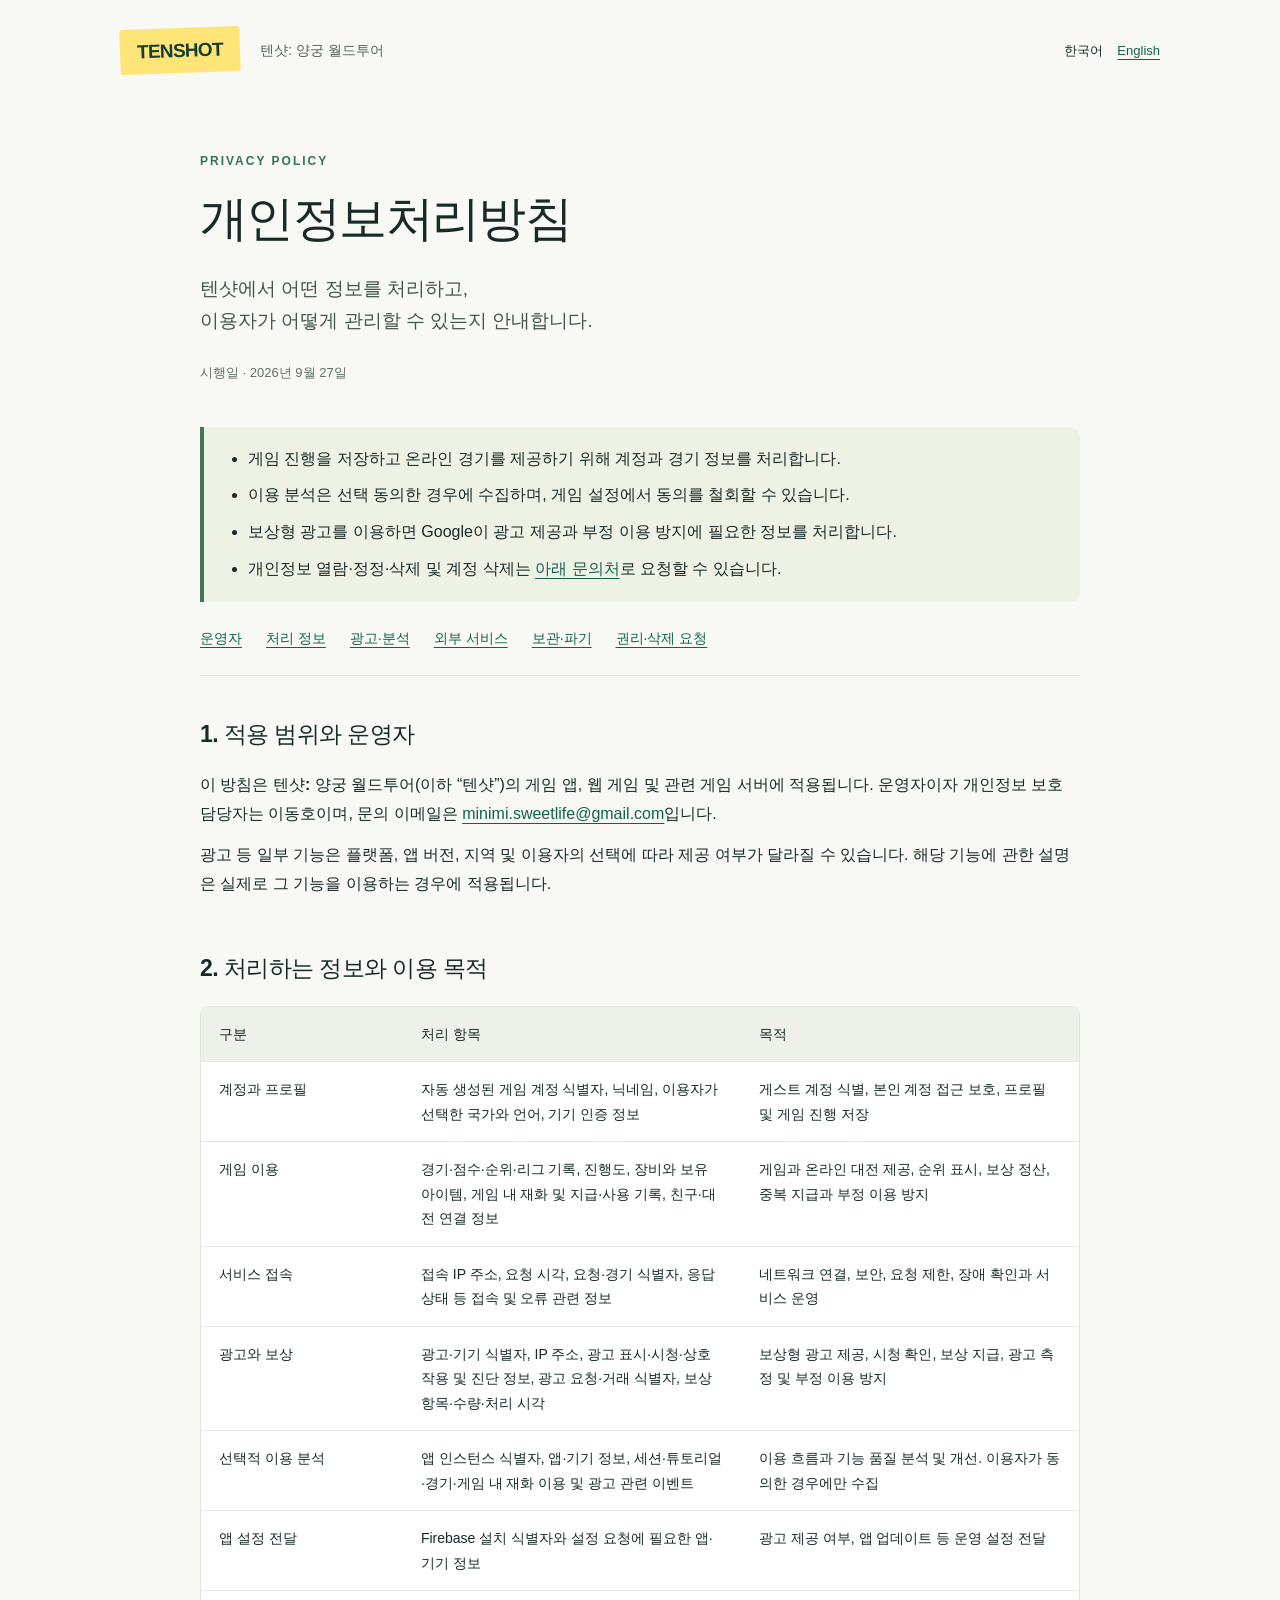
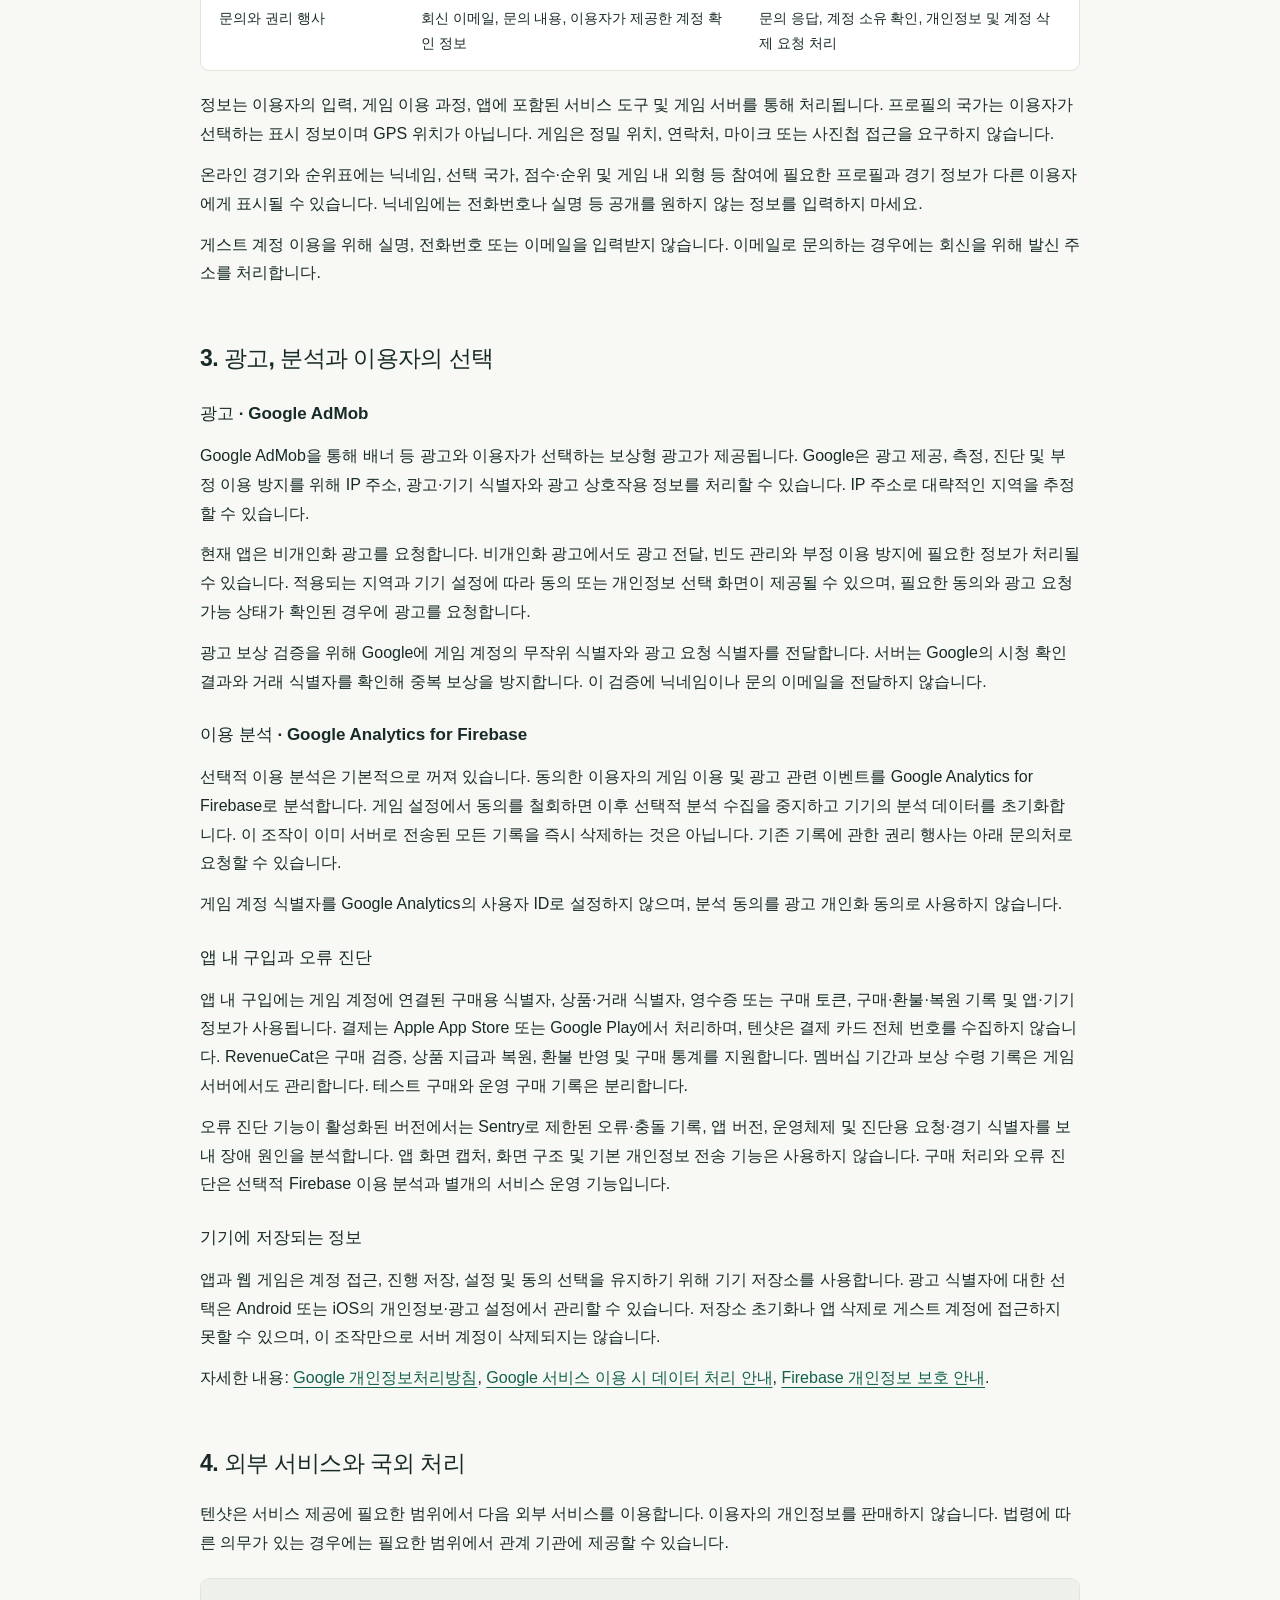
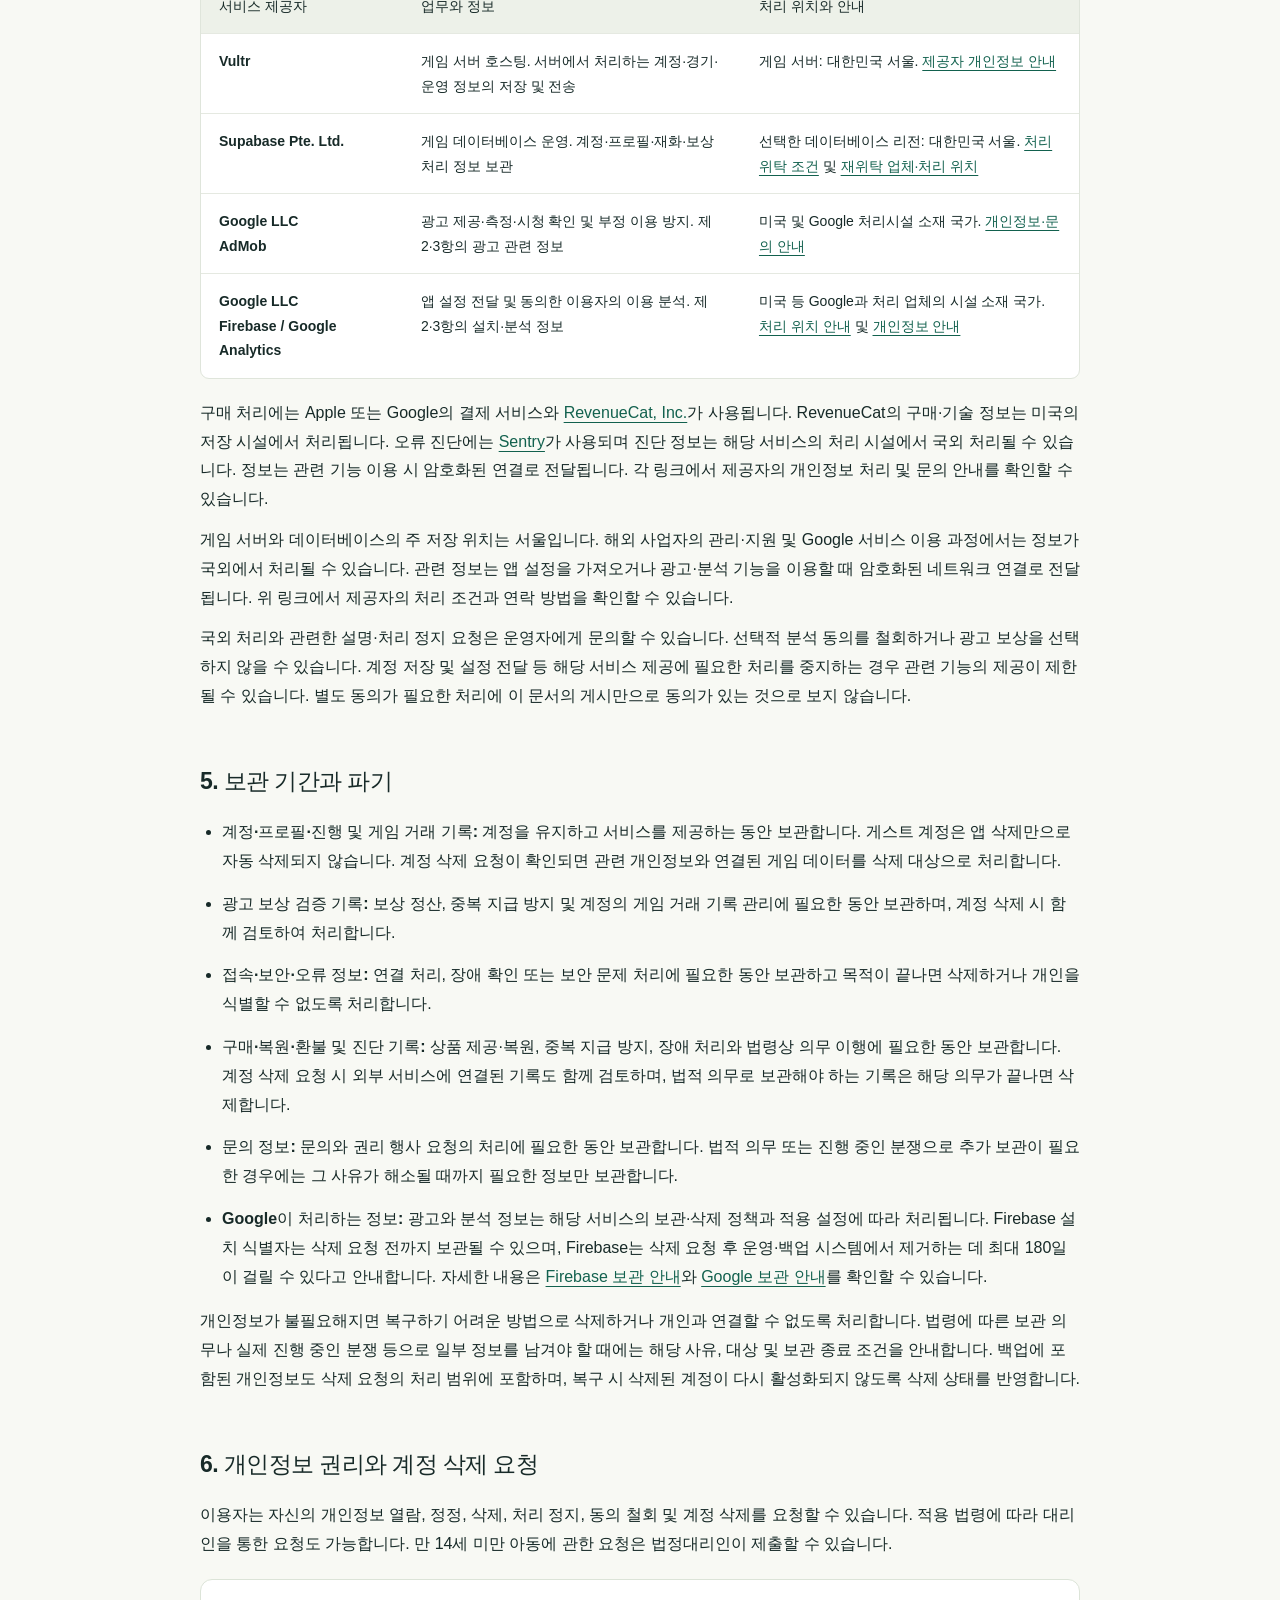
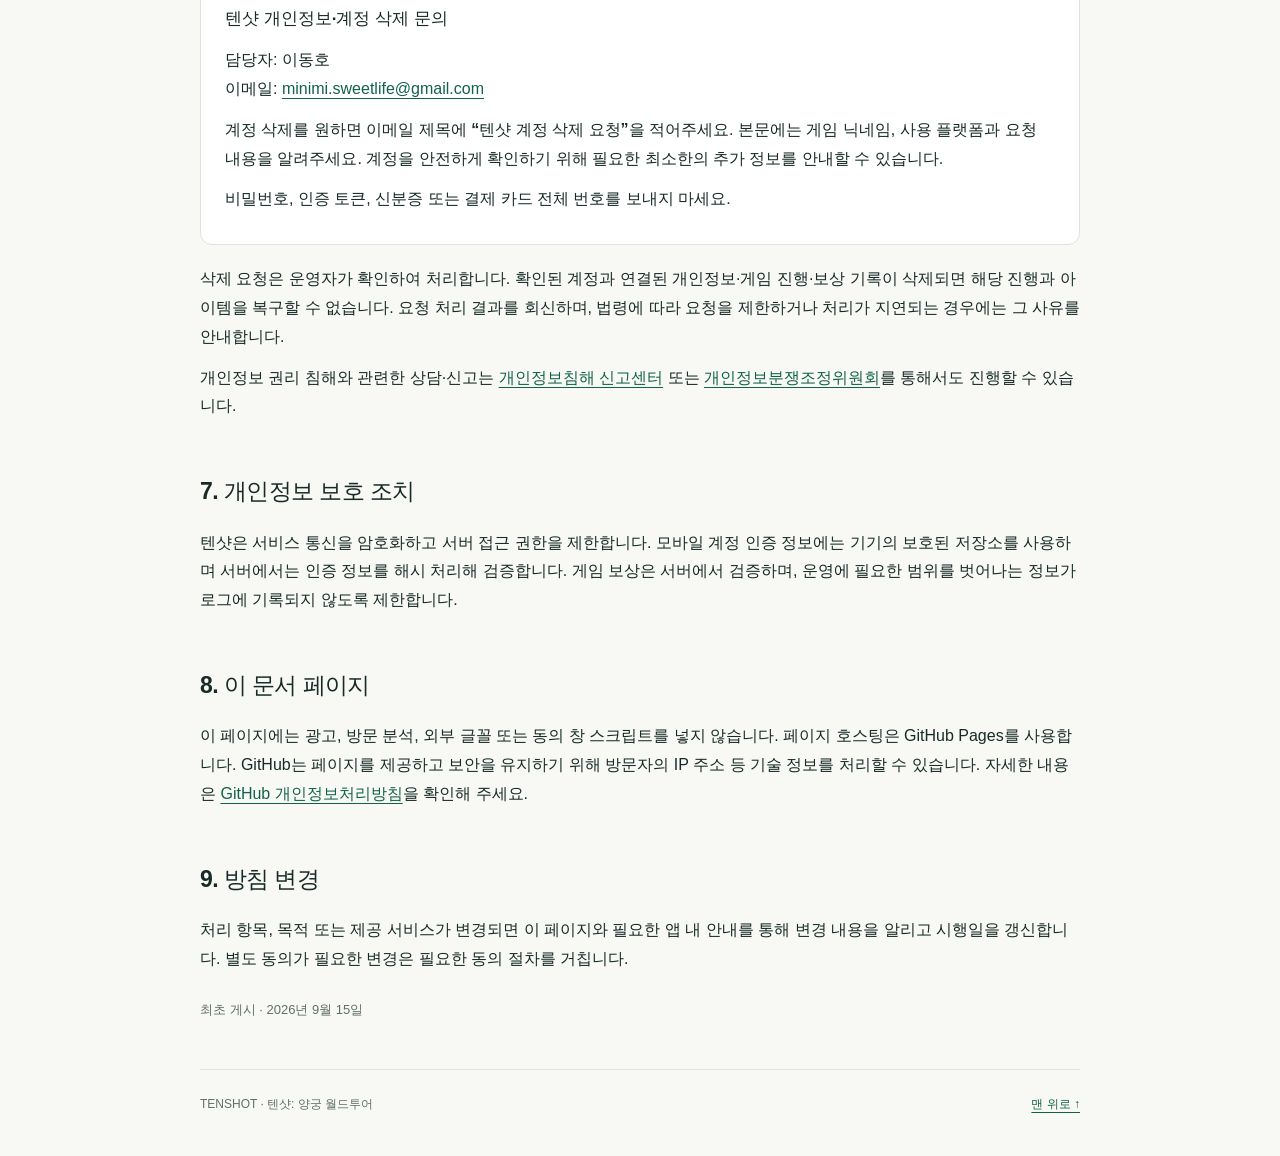
<file: index.html>
<!doctype html>
<html lang="ko">
<head>
  <meta charset="utf-8">
  <meta name="viewport" content="width=device-width, initial-scale=1">
  <meta name="description" content="텐샷: 양궁 월드투어의 개인정보 처리 항목, 이용 목적, 보관 및 삭제, 광고와 분석 선택에 관한 안내입니다.">
  <meta name="referrer" content="no-referrer">
  <title>개인정보처리방침 · 텐샷: 양궁 월드투어</title>
  <link rel="stylesheet" href="styles.css">
  <link rel="alternate" hreflang="ko" href="https://withleedh.github.io/tenshot-privacy/">
  <link rel="alternate" hreflang="en" href="https://withleedh.github.io/tenshot-privacy/en.html">
</head>
<body>
  <a class="skip" href="#content">본문으로 이동</a>
  <header class="masthead">
    <a class="brand" href="./" aria-label="텐샷 개인정보처리방침 홈">TENSHOT</a>
    <span>텐샷: 양궁 월드투어</span>
    <nav class="languages" aria-label="문서 언어"><a href="./" lang="ko" hreflang="ko" aria-current="page">한국어</a><a href="en.html" lang="en" hreflang="en">English</a></nav>
  </header>
  <main id="content">
    <div class="intro">
      <p class="eyebrow">PRIVACY POLICY</p>
      <h1>개인정보처리방침</h1>
      <p class="lead">텐샷에서 어떤 정보를 처리하고,<br class="wide"> 이용자가 어떻게 관리할 수 있는지 안내합니다.</p>
      <p class="date">시행일 · 2026년 9월 27일</p>
    </div>
    <aside class="summary" aria-label="주요 안내">
      <ul>
        <li>게임 진행을 저장하고 온라인 경기를 제공하기 위해 계정과 경기 정보를 처리합니다.</li>
        <li>이용 분석은 선택 동의한 경우에 수집하며, 게임 설정에서 동의를 철회할 수 있습니다.</li>
        <li>보상형 광고를 이용하면 Google이 광고 제공과 부정 이용 방지에 필요한 정보를 처리합니다.</li>
        <li>개인정보 열람·정정·삭제 및 계정 삭제는 <a href="#rights">아래 문의처</a>로 요청할 수 있습니다.</li>
      </ul>
    </aside>
    <nav class="contents" aria-label="목차">
      <a href="#operator">운영자</a><a href="#data">처리 정보</a><a href="#ads">광고·분석</a>
      <a href="#providers">외부 서비스</a><a href="#retention">보관·파기</a><a href="#rights">권리·삭제 요청</a>
    </nav>

    <section id="operator">
      <h2>1. 적용 범위와 운영자</h2>
      <p>이 방침은 <strong>텐샷: 양궁 월드투어</strong>(이하 “텐샷”)의 게임 앱, 웹 게임 및 관련 게임 서버에 적용됩니다. 운영자이자 개인정보 보호 담당자는 <strong>이동호</strong>이며, 문의 이메일은 <a href="mailto:minimi.sweetlife@gmail.com">minimi.sweetlife@gmail.com</a>입니다.</p>
      <p>광고 등 일부 기능은 플랫폼, 앱 버전, 지역 및 이용자의 선택에 따라 제공 여부가 달라질 수 있습니다. 해당 기능에 관한 설명은 실제로 그 기능을 이용하는 경우에 적용됩니다.</p>
    </section>

    <section id="data">
      <h2>2. 처리하는 정보와 이용 목적</h2>
      <div class="table-wrap" tabindex="0" role="region" aria-label="처리 정보 표, 작은 화면에서는 가로로 이동할 수 있습니다">
        <table>
          <thead><tr><th scope="col">구분</th><th scope="col">처리 항목</th><th scope="col">목적</th></tr></thead>
          <tbody>
            <tr><th scope="row">계정과 프로필</th><td>자동 생성된 게임 계정 식별자, 닉네임, 이용자가 선택한 국가와 언어, 기기 인증 정보</td><td>게스트 계정 식별, 본인 계정 접근 보호, 프로필 및 게임 진행 저장</td></tr>
            <tr><th scope="row">게임 이용</th><td>경기·점수·순위·리그 기록, 진행도, 장비와 보유 아이템, 게임 내 재화 및 지급·사용 기록, 친구·대전 연결 정보</td><td>게임과 온라인 대전 제공, 순위 표시, 보상 정산, 중복 지급과 부정 이용 방지</td></tr>
            <tr><th scope="row">서비스 접속</th><td>접속 IP 주소, 요청 시각, 요청·경기 식별자, 응답 상태 등 접속 및 오류 관련 정보</td><td>네트워크 연결, 보안, 요청 제한, 장애 확인과 서비스 운영</td></tr>
            <tr><th scope="row">광고와 보상</th><td>광고·기기 식별자, IP 주소, 광고 표시·시청·상호작용 및 진단 정보, 광고 요청·거래 식별자, 보상 항목·수량·처리 시각</td><td>보상형 광고 제공, 시청 확인, 보상 지급, 광고 측정 및 부정 이용 방지</td></tr>
            <tr><th scope="row">선택적 이용 분석</th><td>앱 인스턴스 식별자, 앱·기기 정보, 세션·튜토리얼·경기·게임 내 재화 이용 및 광고 관련 이벤트</td><td>이용 흐름과 기능 품질 분석 및 개선. 이용자가 동의한 경우에만 수집</td></tr>
            <tr><th scope="row">앱 설정 전달</th><td>Firebase 설치 식별자와 설정 요청에 필요한 앱·기기 정보</td><td>광고 제공 여부, 앱 업데이트 등 운영 설정 전달</td></tr>
            <tr><th scope="row">문의와 권리 행사</th><td>회신 이메일, 문의 내용, 이용자가 제공한 계정 확인 정보</td><td>문의 응답, 계정 소유 확인, 개인정보 및 계정 삭제 요청 처리</td></tr>
          </tbody>
        </table>
      </div>
      <p>정보는 이용자의 입력, 게임 이용 과정, 앱에 포함된 서비스 도구 및 게임 서버를 통해 처리됩니다. 프로필의 국가는 이용자가 선택하는 표시 정보이며 GPS 위치가 아닙니다. 게임은 정밀 위치, 연락처, 마이크 또는 사진첩 접근을 요구하지 않습니다.</p>
      <p>온라인 경기와 순위표에는 닉네임, 선택 국가, 점수·순위 및 게임 내 외형 등 참여에 필요한 프로필과 경기 정보가 다른 이용자에게 표시될 수 있습니다. 닉네임에는 전화번호나 실명 등 공개를 원하지 않는 정보를 입력하지 마세요.</p>
      <p>게스트 계정 이용을 위해 실명, 전화번호 또는 이메일을 입력받지 않습니다. 이메일로 문의하는 경우에는 회신을 위해 발신 주소를 처리합니다.</p>
    </section>

    <section id="ads">
      <h2>3. 광고, 분석과 이용자의 선택</h2>
      <h3>광고 · Google AdMob</h3>
      <p>Google AdMob을 통해 배너 등 광고와 이용자가 선택하는 보상형 광고가 제공됩니다. Google은 광고 제공, 측정, 진단 및 부정 이용 방지를 위해 IP 주소, 광고·기기 식별자와 광고 상호작용 정보를 처리할 수 있습니다. IP 주소로 대략적인 지역을 추정할 수 있습니다.</p>
      <p>현재 앱은 비개인화 광고를 요청합니다. 비개인화 광고에서도 광고 전달, 빈도 관리와 부정 이용 방지에 필요한 정보가 처리될 수 있습니다. 적용되는 지역과 기기 설정에 따라 동의 또는 개인정보 선택 화면이 제공될 수 있으며, 필요한 동의와 광고 요청 가능 상태가 확인된 경우에 광고를 요청합니다.</p>
      <p>광고 보상 검증을 위해 Google에 게임 계정의 무작위 식별자와 광고 요청 식별자를 전달합니다. 서버는 Google의 시청 확인 결과와 거래 식별자를 확인해 중복 보상을 방지합니다. 이 검증에 닉네임이나 문의 이메일을 전달하지 않습니다.</p>
      <h3>이용 분석 · Google Analytics for Firebase</h3>
      <p>선택적 이용 분석은 기본적으로 꺼져 있습니다. 동의한 이용자의 게임 이용 및 광고 관련 이벤트를 Google Analytics for Firebase로 분석합니다. 게임 설정에서 동의를 철회하면 이후 선택적 분석 수집을 중지하고 기기의 분석 데이터를 초기화합니다. 이 조작이 이미 서버로 전송된 모든 기록을 즉시 삭제하는 것은 아닙니다. 기존 기록에 관한 권리 행사는 아래 문의처로 요청할 수 있습니다.</p>
      <p>게임 계정 식별자를 Google Analytics의 사용자 ID로 설정하지 않으며, 분석 동의를 광고 개인화 동의로 사용하지 않습니다.</p>
      <h3>앱 내 구입과 오류 진단</h3>
      <p>앱 내 구입에는 게임 계정에 연결된 구매용 식별자, 상품·거래 식별자, 영수증 또는 구매 토큰, 구매·환불·복원 기록 및 앱·기기 정보가 사용됩니다. 결제는 Apple App Store 또는 Google Play에서 처리하며, 텐샷은 결제 카드 전체 번호를 수집하지 않습니다. RevenueCat은 구매 검증, 상품 지급과 복원, 환불 반영 및 구매 통계를 지원합니다. 멤버십 기간과 보상 수령 기록은 게임 서버에서도 관리합니다. 테스트 구매와 운영 구매 기록은 분리합니다.</p>
      <p>오류 진단 기능이 활성화된 버전에서는 Sentry로 제한된 오류·충돌 기록, 앱 버전, 운영체제 및 진단용 요청·경기 식별자를 보내 장애 원인을 분석합니다. 앱 화면 캡처, 화면 구조 및 기본 개인정보 전송 기능은 사용하지 않습니다. 구매 처리와 오류 진단은 선택적 Firebase 이용 분석과 별개의 서비스 운영 기능입니다.</p>
      <h3>기기에 저장되는 정보</h3>
      <p>앱과 웹 게임은 계정 접근, 진행 저장, 설정 및 동의 선택을 유지하기 위해 기기 저장소를 사용합니다. 광고 식별자에 대한 선택은 Android 또는 iOS의 개인정보·광고 설정에서 관리할 수 있습니다. 저장소 초기화나 앱 삭제로 게스트 계정에 접근하지 못할 수 있으며, 이 조작만으로 서버 계정이 삭제되지는 않습니다.</p>
      <p>자세한 내용: <a href="https://policies.google.com/privacy?hl=ko">Google 개인정보처리방침</a>, <a href="https://policies.google.com/technologies/partner-sites?hl=ko">Google 서비스 이용 시 데이터 처리 안내</a>, <a href="https://firebase.google.com/support/privacy">Firebase 개인정보 보호 안내</a>.</p>
    </section>

    <section id="providers">
      <h2>4. 외부 서비스와 국외 처리</h2>
      <p>텐샷은 서비스 제공에 필요한 범위에서 다음 외부 서비스를 이용합니다. 이용자의 개인정보를 판매하지 않습니다. 법령에 따른 의무가 있는 경우에는 필요한 범위에서 관계 기관에 제공할 수 있습니다.</p>
      <div class="table-wrap" tabindex="0" role="region" aria-label="외부 서비스 표, 작은 화면에서는 가로로 이동할 수 있습니다">
        <table>
          <thead><tr><th scope="col">서비스 제공자</th><th scope="col">업무와 정보</th><th scope="col">처리 위치와 안내</th></tr></thead>
          <tbody>
            <tr><th scope="row">Vultr</th><td>게임 서버 호스팅. 서버에서 처리하는 계정·경기·운영 정보의 저장 및 전송</td><td>게임 서버: 대한민국 서울. <a href="https://www.vultr.com/legal/privacy/">제공자 개인정보 안내</a></td></tr>
            <tr><th scope="row">Supabase Pte. Ltd.</th><td>게임 데이터베이스 운영. 계정·프로필·재화·보상 처리 정보 보관</td><td>선택한 데이터베이스 리전: 대한민국 서울. <a href="https://supabase.com/legal/customer-resources/data-processing-addendum">처리 위탁 조건</a> 및 <a href="https://supabase.com/legal/customer-resources/subprocessor-list">재위탁 업체·처리 위치</a></td></tr>
            <tr><th scope="row">Google LLC<br>AdMob</th><td>광고 제공·측정·시청 확인 및 부정 이용 방지. 제2·3항의 광고 관련 정보</td><td>미국 및 Google 처리시설 소재 국가. <a href="https://policies.google.com/privacy?hl=ko">개인정보·문의 안내</a></td></tr>
            <tr><th scope="row">Google LLC<br>Firebase / Google Analytics</th><td>앱 설정 전달 및 동의한 이용자의 이용 분석. 제2·3항의 설치·분석 정보</td><td>미국 등 Google과 처리 업체의 시설 소재 국가. <a href="https://firebase.google.com/support/privacy#data_storage_and_processing_locations">처리 위치 안내</a> 및 <a href="https://firebase.google.com/support/privacy">개인정보 안내</a></td></tr>
          </tbody>
        </table>
      </div>
      <p>구매 처리에는 Apple 또는 Google의 결제 서비스와 <a href="https://www.revenuecat.com/privacy">RevenueCat, Inc.</a>가 사용됩니다. RevenueCat의 구매·기술 정보는 미국의 저장 시설에서 처리됩니다. 오류 진단에는 <a href="https://sentry.io/privacy/">Sentry</a>가 사용되며 진단 정보는 해당 서비스의 처리 시설에서 국외 처리될 수 있습니다. 정보는 관련 기능 이용 시 암호화된 연결로 전달됩니다. 각 링크에서 제공자의 개인정보 처리 및 문의 안내를 확인할 수 있습니다.</p>
      <p>게임 서버와 데이터베이스의 주 저장 위치는 서울입니다. 해외 사업자의 관리·지원 및 Google 서비스 이용 과정에서는 정보가 국외에서 처리될 수 있습니다. 관련 정보는 앱 설정을 가져오거나 광고·분석 기능을 이용할 때 암호화된 네트워크 연결로 전달됩니다. 위 링크에서 제공자의 처리 조건과 연락 방법을 확인할 수 있습니다.</p>
      <p>국외 처리와 관련한 설명·처리 정지 요청은 운영자에게 문의할 수 있습니다. 선택적 분석 동의를 철회하거나 광고 보상을 선택하지 않을 수 있습니다. 계정 저장 및 설정 전달 등 해당 서비스 제공에 필요한 처리를 중지하는 경우 관련 기능의 제공이 제한될 수 있습니다. 별도 동의가 필요한 처리에 이 문서의 게시만으로 동의가 있는 것으로 보지 않습니다.</p>
    </section>

    <section id="retention">
      <h2>5. 보관 기간과 파기</h2>
      <ul>
        <li><strong>계정·프로필·진행 및 게임 거래 기록:</strong> 계정을 유지하고 서비스를 제공하는 동안 보관합니다. 게스트 계정은 앱 삭제만으로 자동 삭제되지 않습니다. 계정 삭제 요청이 확인되면 관련 개인정보와 연결된 게임 데이터를 삭제 대상으로 처리합니다.</li>
        <li><strong>광고 보상 검증 기록:</strong> 보상 정산, 중복 지급 방지 및 계정의 게임 거래 기록 관리에 필요한 동안 보관하며, 계정 삭제 시 함께 검토하여 처리합니다.</li>
        <li><strong>접속·보안·오류 정보:</strong> 연결 처리, 장애 확인 또는 보안 문제 처리에 필요한 동안 보관하고 목적이 끝나면 삭제하거나 개인을 식별할 수 없도록 처리합니다.</li>
        <li><strong>구매·복원·환불 및 진단 기록:</strong> 상품 제공·복원, 중복 지급 방지, 장애 처리와 법령상 의무 이행에 필요한 동안 보관합니다. 계정 삭제 요청 시 외부 서비스에 연결된 기록도 함께 검토하며, 법적 의무로 보관해야 하는 기록은 해당 의무가 끝나면 삭제합니다.</li>
        <li><strong>문의 정보:</strong> 문의와 권리 행사 요청의 처리에 필요한 동안 보관합니다. 법적 의무 또는 진행 중인 분쟁으로 추가 보관이 필요한 경우에는 그 사유가 해소될 때까지 필요한 정보만 보관합니다.</li>
        <li><strong>Google이 처리하는 정보:</strong> 광고와 분석 정보는 해당 서비스의 보관·삭제 정책과 적용 설정에 따라 처리됩니다. Firebase 설치 식별자는 삭제 요청 전까지 보관될 수 있으며, Firebase는 삭제 요청 후 운영·백업 시스템에서 제거하는 데 최대 180일이 걸릴 수 있다고 안내합니다. 자세한 내용은 <a href="https://firebase.google.com/support/privacy">Firebase 보관 안내</a>와 <a href="https://policies.google.com/technologies/retention?hl=ko">Google 보관 안내</a>를 확인할 수 있습니다.</li>
      </ul>
      <p>개인정보가 불필요해지면 복구하기 어려운 방법으로 삭제하거나 개인과 연결할 수 없도록 처리합니다. 법령에 따른 보관 의무나 실제 진행 중인 분쟁 등으로 일부 정보를 남겨야 할 때에는 해당 사유, 대상 및 보관 종료 조건을 안내합니다. 백업에 포함된 개인정보도 삭제 요청의 처리 범위에 포함하며, 복구 시 삭제된 계정이 다시 활성화되지 않도록 삭제 상태를 반영합니다.</p>
    </section>

    <section id="rights">
      <h2>6. 개인정보 권리와 계정 삭제 요청</h2>
      <p>이용자는 자신의 개인정보 열람, 정정, 삭제, 처리 정지, 동의 철회 및 계정 삭제를 요청할 수 있습니다. 적용 법령에 따라 대리인을 통한 요청도 가능합니다. 만 14세 미만 아동에 관한 요청은 법정대리인이 제출할 수 있습니다.</p>
      <div class="contact">
        <h3>텐샷 개인정보·계정 삭제 문의</h3>
        <p>담당자: <strong>이동호</strong><br>이메일: <a href="mailto:minimi.sweetlife@gmail.com">minimi.sweetlife@gmail.com</a></p>
        <p>계정 삭제를 원하면 이메일 제목에 <strong>“텐샷 계정 삭제 요청”</strong>을 적어주세요. 본문에는 게임 닉네임, 사용 플랫폼과 요청 내용을 알려주세요. 계정을 안전하게 확인하기 위해 필요한 최소한의 추가 정보를 안내할 수 있습니다.</p>
        <p>비밀번호, 인증 토큰, 신분증 또는 결제 카드 전체 번호를 보내지 마세요.</p>
      </div>
      <p>삭제 요청은 운영자가 확인하여 처리합니다. 확인된 계정과 연결된 개인정보·게임 진행·보상 기록이 삭제되면 해당 진행과 아이템을 복구할 수 없습니다. 요청 처리 결과를 회신하며, 법령에 따라 요청을 제한하거나 처리가 지연되는 경우에는 그 사유를 안내합니다.</p>
      <p>개인정보 권리 침해와 관련한 상담·신고는 <a href="https://privacy.kisa.or.kr/">개인정보침해 신고센터</a> 또는 <a href="https://kopico.go.kr/">개인정보분쟁조정위원회</a>를 통해서도 진행할 수 있습니다.</p>
    </section>

    <section id="security">
      <h2>7. 개인정보 보호 조치</h2>
      <p>텐샷은 서비스 통신을 암호화하고 서버 접근 권한을 제한합니다. 모바일 계정 인증 정보에는 기기의 보호된 저장소를 사용하며 서버에서는 인증 정보를 해시 처리해 검증합니다. 게임 보상은 서버에서 검증하며, 운영에 필요한 범위를 벗어나는 정보가 로그에 기록되지 않도록 제한합니다.</p>
    </section>
    <section id="website">
      <h2>8. 이 문서 페이지</h2>
      <p>이 페이지에는 광고, 방문 분석, 외부 글꼴 또는 동의 창 스크립트를 넣지 않습니다. 페이지 호스팅은 GitHub Pages를 사용합니다. GitHub는 페이지를 제공하고 보안을 유지하기 위해 방문자의 IP 주소 등 기술 정보를 처리할 수 있습니다. 자세한 내용은 <a href="https://docs.github.com/en/site-policy/privacy-policies/github-general-privacy-statement">GitHub 개인정보처리방침</a>을 확인해 주세요.</p>
    </section>
    <section id="changes">
      <h2>9. 방침 변경</h2>
      <p>처리 항목, 목적 또는 제공 서비스가 변경되면 이 페이지와 필요한 앱 내 안내를 통해 변경 내용을 알리고 시행일을 갱신합니다. 별도 동의가 필요한 변경은 필요한 동의 절차를 거칩니다.</p>
      <p class="date">최초 게시 · 2026년 9월 15일</p>
    </section>
    <footer><span>TENSHOT · 텐샷: 양궁 월드투어</span><a href="#content">맨 위로 ↑</a></footer>
  </main>
</body>
</html>
</file>
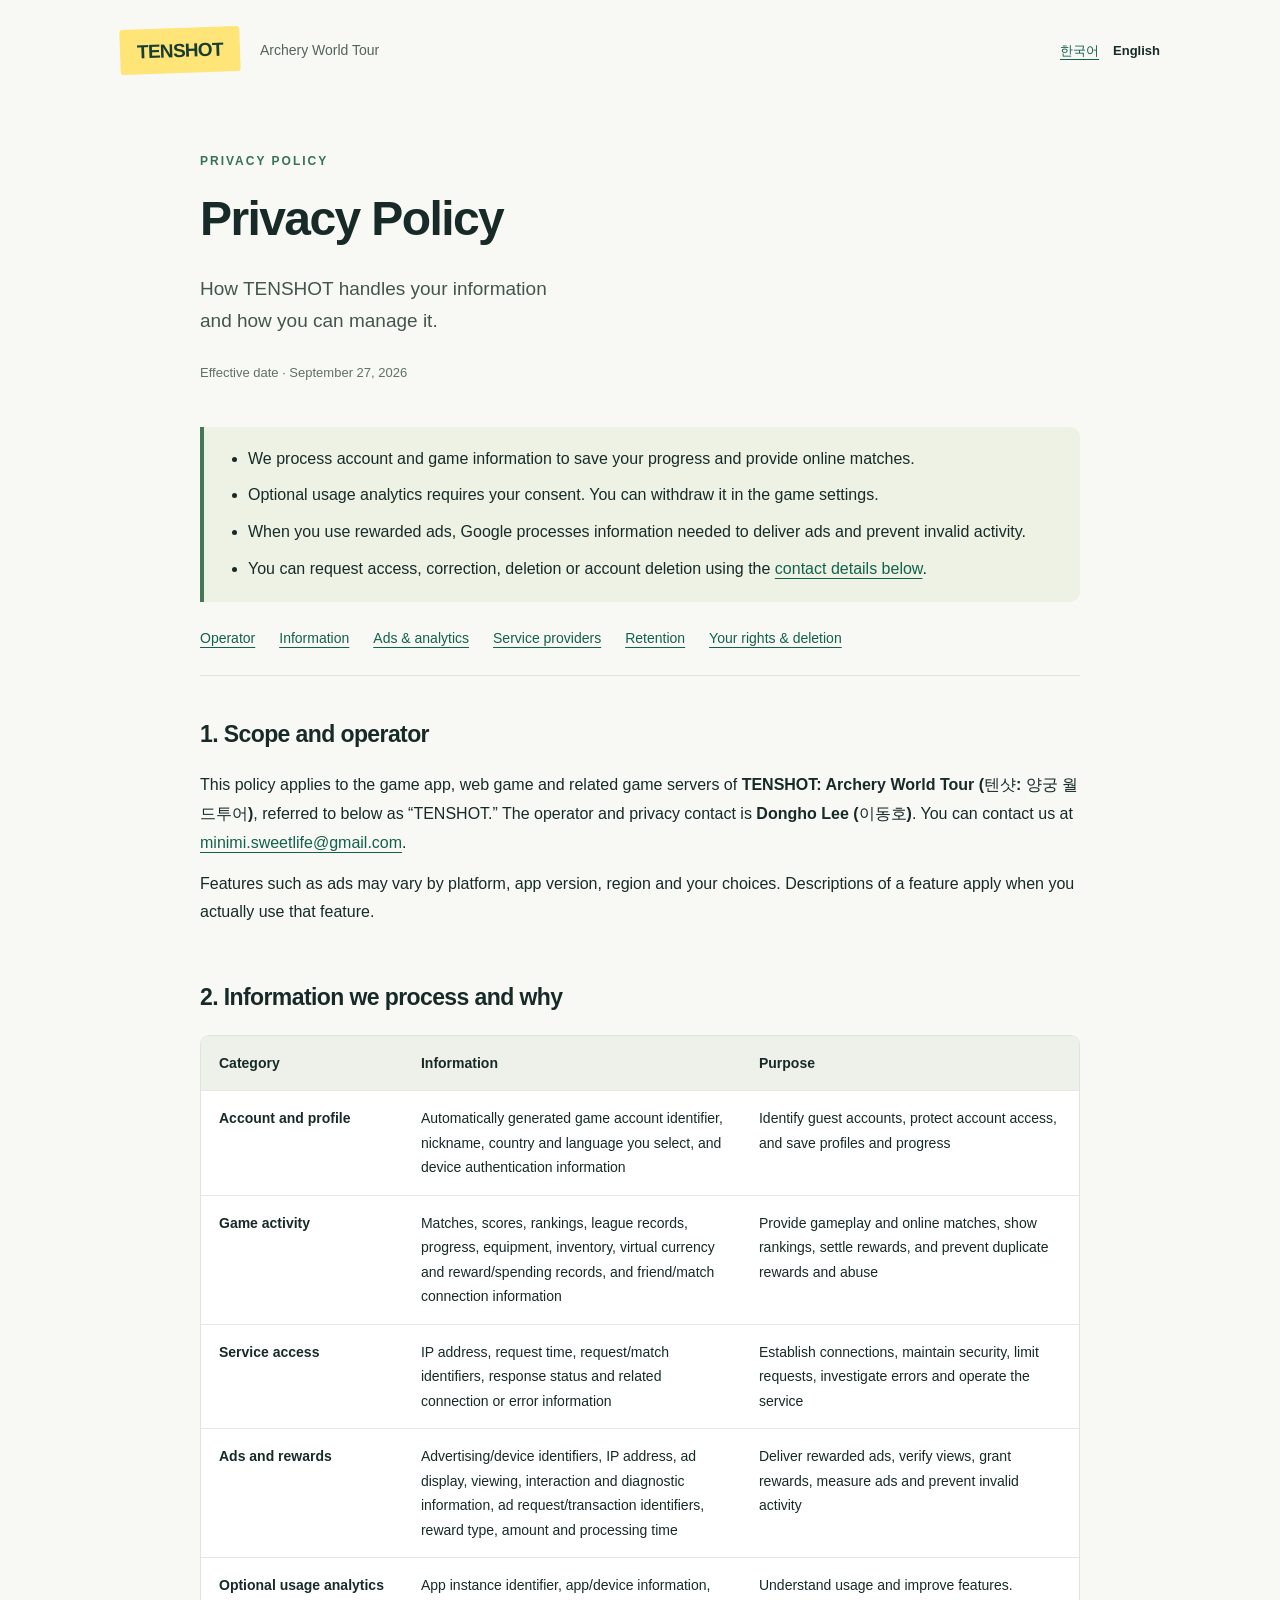
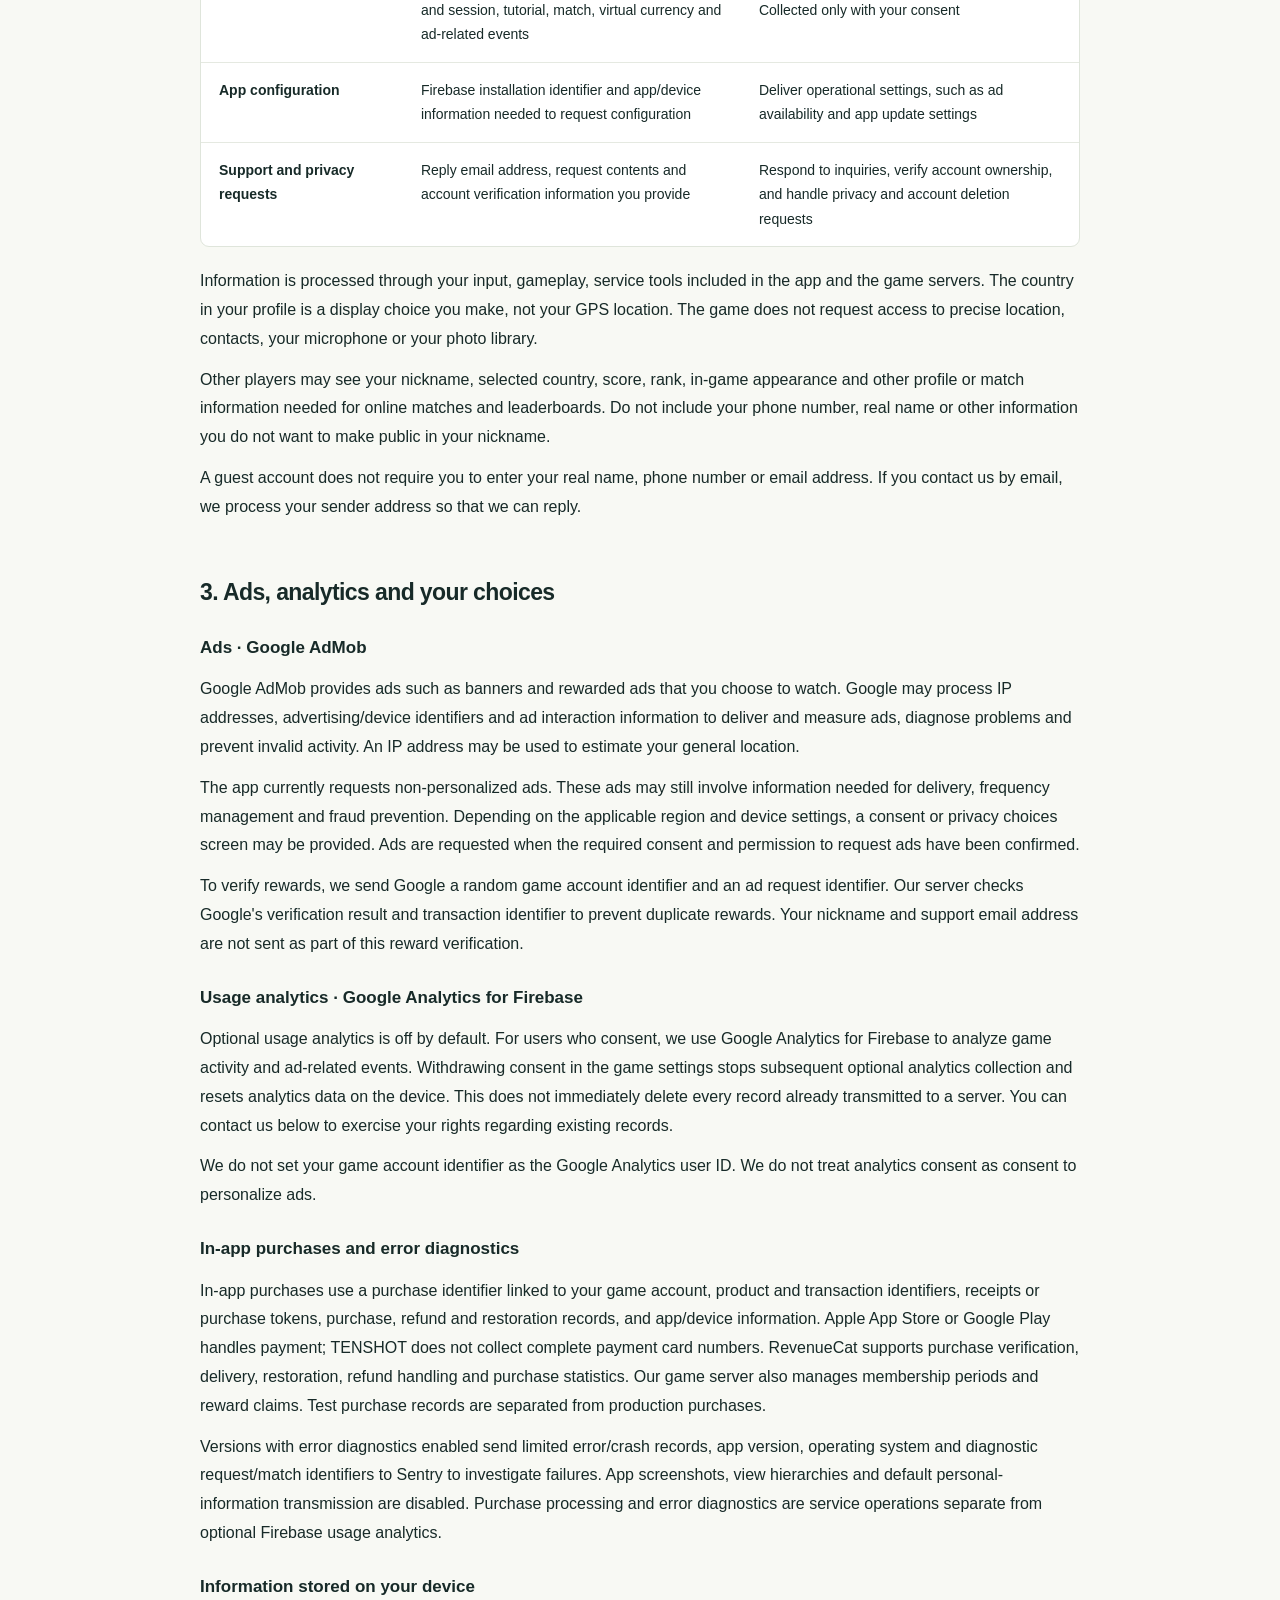
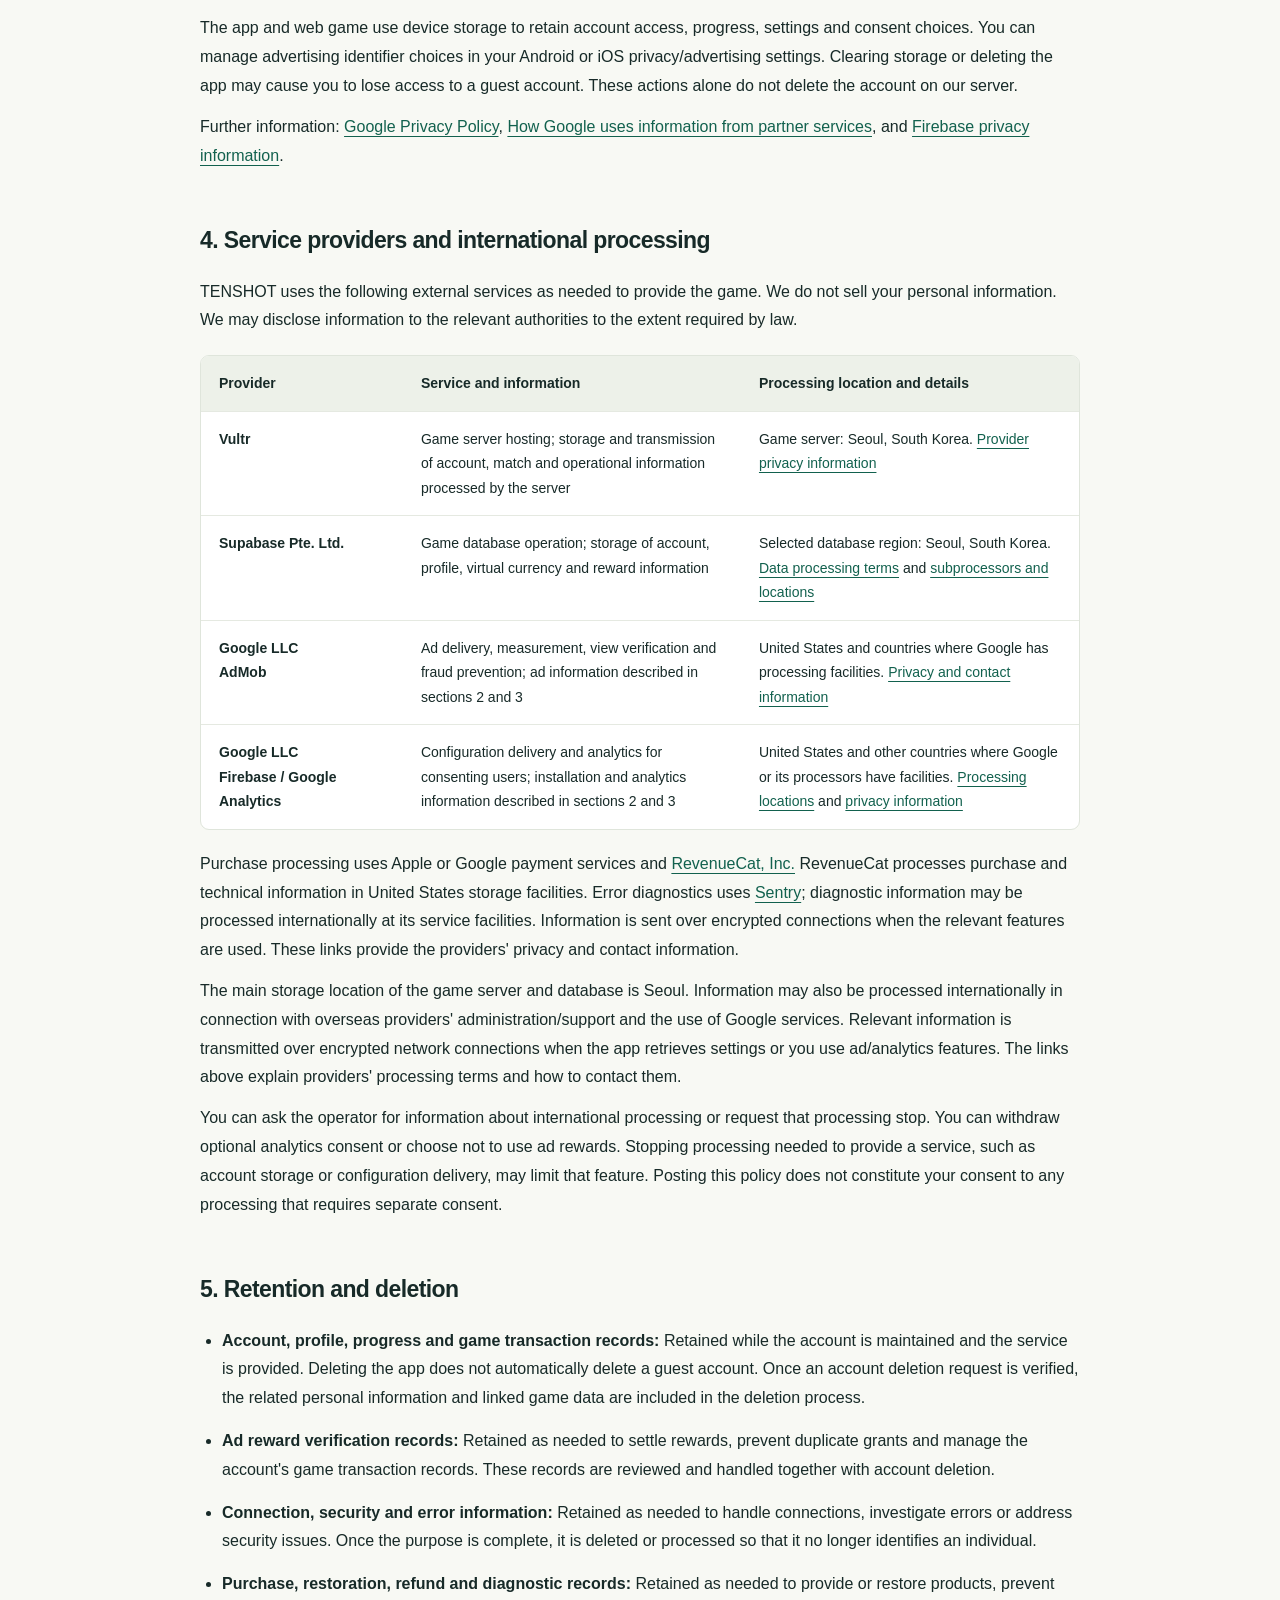
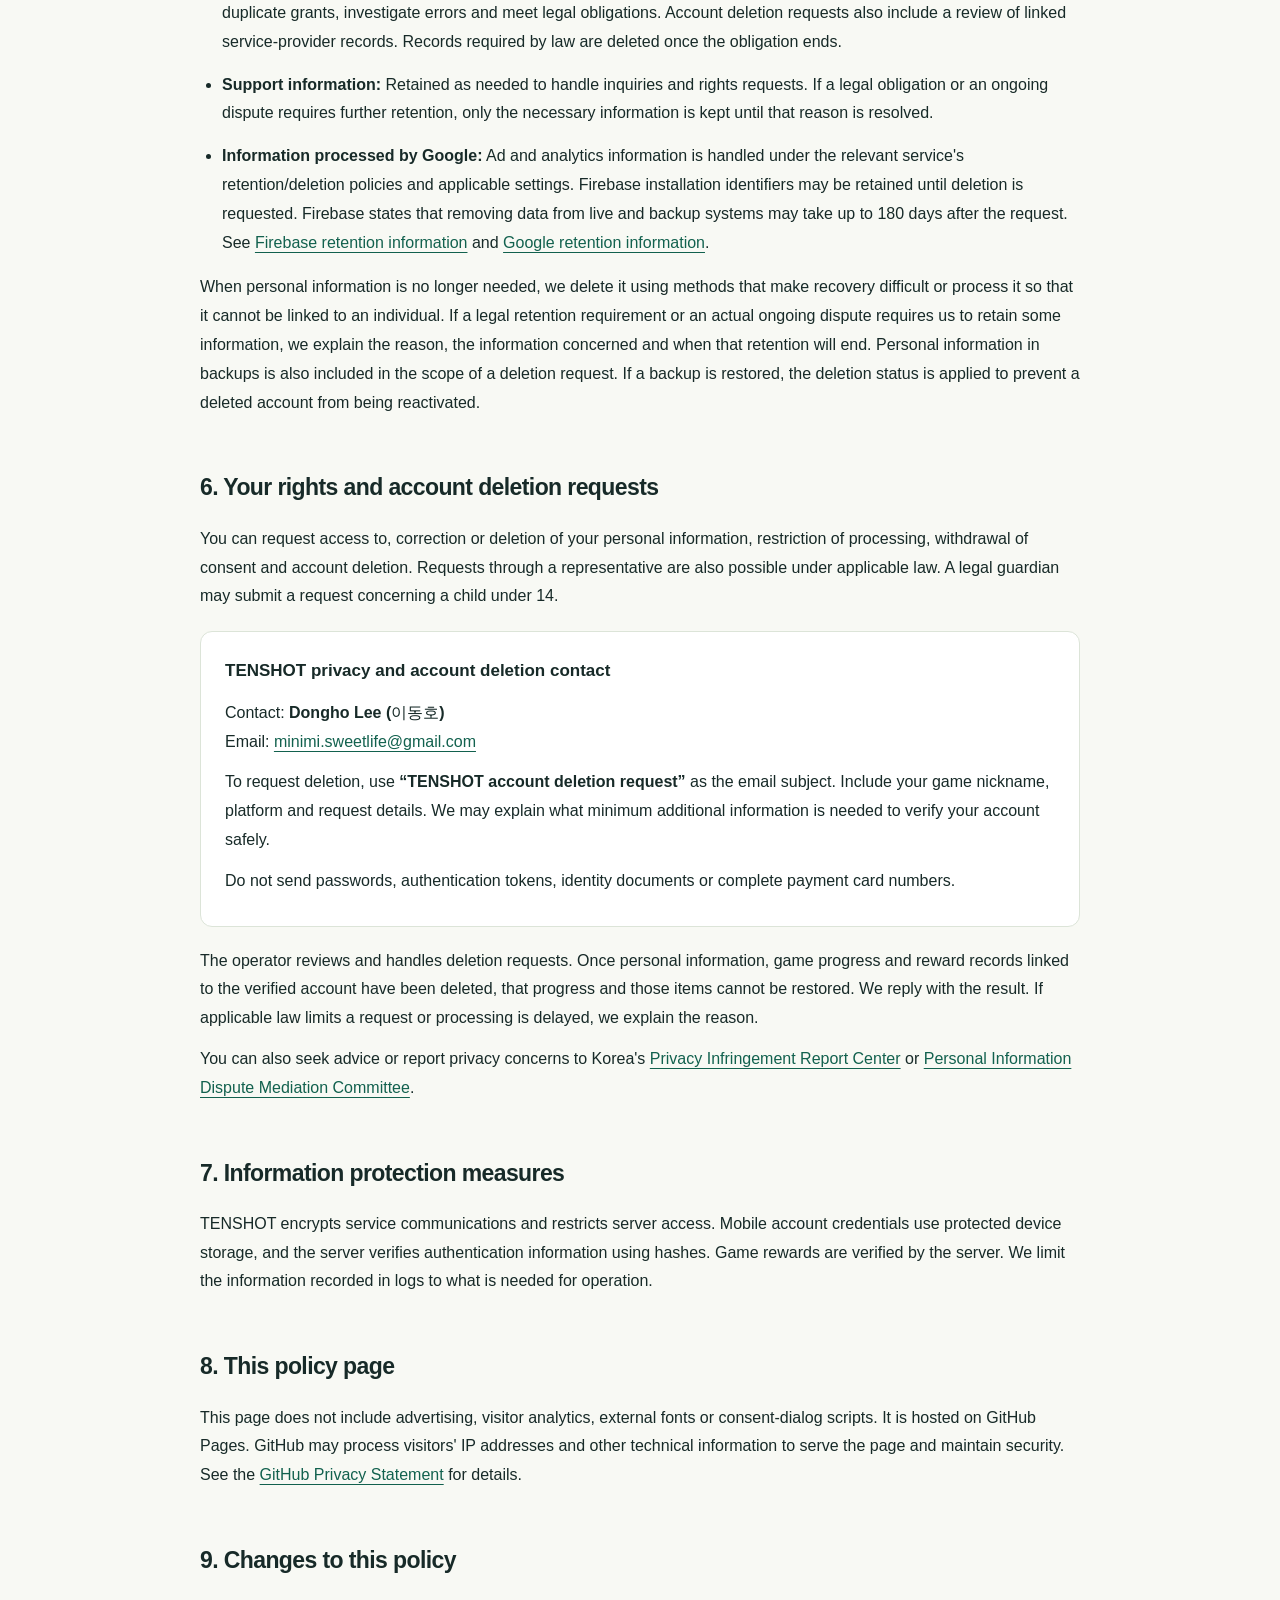
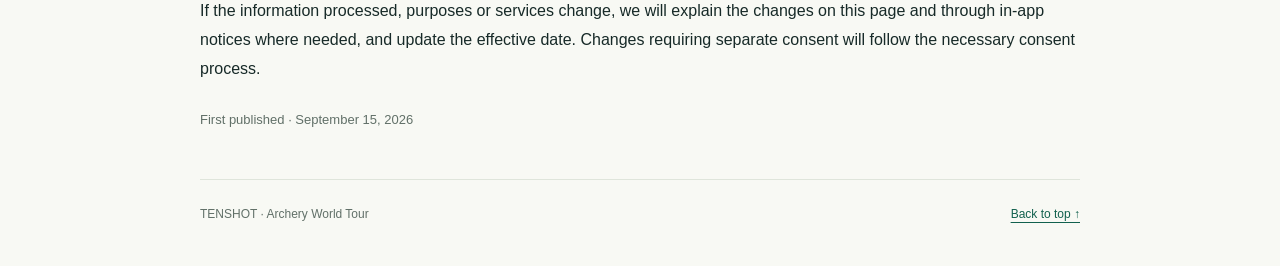
<file: en.html>
<!doctype html>
<html lang="en">
<head>
  <meta charset="utf-8">
  <meta name="viewport" content="width=device-width, initial-scale=1">
  <meta name="description" content="Learn how TENSHOT: Archery World Tour processes information, how ads and optional analytics work, and how to request access to or deletion of your data.">
  <meta name="referrer" content="no-referrer">
  <title>Privacy Policy · TENSHOT: Archery World Tour</title>
  <link rel="stylesheet" href="styles.css">
  <link rel="alternate" hreflang="ko" href="https://withleedh.github.io/tenshot-privacy/">
  <link rel="alternate" hreflang="en" href="https://withleedh.github.io/tenshot-privacy/en.html">
</head>
<body>
  <a class="skip" href="#content">Skip to content</a>
  <header class="masthead">
    <a class="brand" href="en.html" aria-label="TENSHOT privacy policy home">TENSHOT</a>
    <span>Archery World Tour</span>
    <nav class="languages" aria-label="Policy language"><a href="./" lang="ko" hreflang="ko">한국어</a><a href="en.html" lang="en" hreflang="en" aria-current="page">English</a></nav>
  </header>
  <main id="content">
    <div class="intro">
      <p class="eyebrow">PRIVACY POLICY</p>
      <h1>Privacy Policy</h1>
      <p class="lead">How TENSHOT handles your information<br class="wide"> and how you can manage it.</p>
      <p class="date">Effective date · September 27, 2026</p>
    </div>
    <aside class="summary" aria-label="Key information">
      <ul>
        <li>We process account and game information to save your progress and provide online matches.</li>
        <li>Optional usage analytics requires your consent. You can withdraw it in the game settings.</li>
        <li>When you use rewarded ads, Google processes information needed to deliver ads and prevent invalid activity.</li>
        <li>You can request access, correction, deletion or account deletion using the <a href="#rights">contact details below</a>.</li>
      </ul>
    </aside>
    <nav class="contents" aria-label="Contents">
      <a href="#operator">Operator</a><a href="#data">Information</a><a href="#ads">Ads &amp; analytics</a>
      <a href="#providers">Service providers</a><a href="#retention">Retention</a><a href="#rights">Your rights &amp; deletion</a>
    </nav>

    <section id="operator">
      <h2>1. Scope and operator</h2>
      <p>This policy applies to the game app, web game and related game servers of <strong>TENSHOT: Archery World Tour (텐샷: 양궁 월드투어)</strong>, referred to below as “TENSHOT.” The operator and privacy contact is <strong>Dongho Lee (이동호)</strong>. You can contact us at <a href="mailto:minimi.sweetlife@gmail.com">minimi.sweetlife@gmail.com</a>.</p>
      <p>Features such as ads may vary by platform, app version, region and your choices. Descriptions of a feature apply when you actually use that feature.</p>
    </section>

    <section id="data">
      <h2>2. Information we process and why</h2>
      <div class="table-wrap" tabindex="0" role="region" aria-label="Information table; scroll horizontally on small screens">
        <table>
          <thead><tr><th scope="col">Category</th><th scope="col">Information</th><th scope="col">Purpose</th></tr></thead>
          <tbody>
            <tr><th scope="row">Account and profile</th><td>Automatically generated game account identifier, nickname, country and language you select, and device authentication information</td><td>Identify guest accounts, protect account access, and save profiles and progress</td></tr>
            <tr><th scope="row">Game activity</th><td>Matches, scores, rankings, league records, progress, equipment, inventory, virtual currency and reward/spending records, and friend/match connection information</td><td>Provide gameplay and online matches, show rankings, settle rewards, and prevent duplicate rewards and abuse</td></tr>
            <tr><th scope="row">Service access</th><td>IP address, request time, request/match identifiers, response status and related connection or error information</td><td>Establish connections, maintain security, limit requests, investigate errors and operate the service</td></tr>
            <tr><th scope="row">Ads and rewards</th><td>Advertising/device identifiers, IP address, ad display, viewing, interaction and diagnostic information, ad request/transaction identifiers, reward type, amount and processing time</td><td>Deliver rewarded ads, verify views, grant rewards, measure ads and prevent invalid activity</td></tr>
            <tr><th scope="row">Optional usage analytics</th><td>App instance identifier, app/device information, and session, tutorial, match, virtual currency and ad-related events</td><td>Understand usage and improve features. Collected only with your consent</td></tr>
            <tr><th scope="row">App configuration</th><td>Firebase installation identifier and app/device information needed to request configuration</td><td>Deliver operational settings, such as ad availability and app update settings</td></tr>
            <tr><th scope="row">Support and privacy requests</th><td>Reply email address, request contents and account verification information you provide</td><td>Respond to inquiries, verify account ownership, and handle privacy and account deletion requests</td></tr>
          </tbody>
        </table>
      </div>
      <p>Information is processed through your input, gameplay, service tools included in the app and the game servers. The country in your profile is a display choice you make, not your GPS location. The game does not request access to precise location, contacts, your microphone or your photo library.</p>
      <p>Other players may see your nickname, selected country, score, rank, in-game appearance and other profile or match information needed for online matches and leaderboards. Do not include your phone number, real name or other information you do not want to make public in your nickname.</p>
      <p>A guest account does not require you to enter your real name, phone number or email address. If you contact us by email, we process your sender address so that we can reply.</p>
    </section>

    <section id="ads">
      <h2>3. Ads, analytics and your choices</h2>
      <h3>Ads · Google AdMob</h3>
      <p>Google AdMob provides ads such as banners and rewarded ads that you choose to watch. Google may process IP addresses, advertising/device identifiers and ad interaction information to deliver and measure ads, diagnose problems and prevent invalid activity. An IP address may be used to estimate your general location.</p>
      <p>The app currently requests non-personalized ads. These ads may still involve information needed for delivery, frequency management and fraud prevention. Depending on the applicable region and device settings, a consent or privacy choices screen may be provided. Ads are requested when the required consent and permission to request ads have been confirmed.</p>
      <p>To verify rewards, we send Google a random game account identifier and an ad request identifier. Our server checks Google's verification result and transaction identifier to prevent duplicate rewards. Your nickname and support email address are not sent as part of this reward verification.</p>
      <h3>Usage analytics · Google Analytics for Firebase</h3>
      <p>Optional usage analytics is off by default. For users who consent, we use Google Analytics for Firebase to analyze game activity and ad-related events. Withdrawing consent in the game settings stops subsequent optional analytics collection and resets analytics data on the device. This does not immediately delete every record already transmitted to a server. You can contact us below to exercise your rights regarding existing records.</p>
      <p>We do not set your game account identifier as the Google Analytics user ID. We do not treat analytics consent as consent to personalize ads.</p>
      <h3>In-app purchases and error diagnostics</h3>
      <p>In-app purchases use a purchase identifier linked to your game account, product and transaction identifiers, receipts or purchase tokens, purchase, refund and restoration records, and app/device information. Apple App Store or Google Play handles payment; TENSHOT does not collect complete payment card numbers. RevenueCat supports purchase verification, delivery, restoration, refund handling and purchase statistics. Our game server also manages membership periods and reward claims. Test purchase records are separated from production purchases.</p>
      <p>Versions with error diagnostics enabled send limited error/crash records, app version, operating system and diagnostic request/match identifiers to Sentry to investigate failures. App screenshots, view hierarchies and default personal-information transmission are disabled. Purchase processing and error diagnostics are service operations separate from optional Firebase usage analytics.</p>
      <h3>Information stored on your device</h3>
      <p>The app and web game use device storage to retain account access, progress, settings and consent choices. You can manage advertising identifier choices in your Android or iOS privacy/advertising settings. Clearing storage or deleting the app may cause you to lose access to a guest account. These actions alone do not delete the account on our server.</p>
      <p>Further information: <a href="https://policies.google.com/privacy?hl=en">Google Privacy Policy</a>, <a href="https://policies.google.com/technologies/partner-sites?hl=en">How Google uses information from partner services</a>, and <a href="https://firebase.google.com/support/privacy">Firebase privacy information</a>.</p>
    </section>

    <section id="providers">
      <h2>4. Service providers and international processing</h2>
      <p>TENSHOT uses the following external services as needed to provide the game. We do not sell your personal information. We may disclose information to the relevant authorities to the extent required by law.</p>
      <div class="table-wrap" tabindex="0" role="region" aria-label="Service provider table; scroll horizontally on small screens">
        <table>
          <thead><tr><th scope="col">Provider</th><th scope="col">Service and information</th><th scope="col">Processing location and details</th></tr></thead>
          <tbody>
            <tr><th scope="row">Vultr</th><td>Game server hosting; storage and transmission of account, match and operational information processed by the server</td><td>Game server: Seoul, South Korea. <a href="https://www.vultr.com/legal/privacy/">Provider privacy information</a></td></tr>
            <tr><th scope="row">Supabase Pte. Ltd.</th><td>Game database operation; storage of account, profile, virtual currency and reward information</td><td>Selected database region: Seoul, South Korea. <a href="https://supabase.com/legal/customer-resources/data-processing-addendum">Data processing terms</a> and <a href="https://supabase.com/legal/customer-resources/subprocessor-list">subprocessors and locations</a></td></tr>
            <tr><th scope="row">Google LLC<br>AdMob</th><td>Ad delivery, measurement, view verification and fraud prevention; ad information described in sections 2 and 3</td><td>United States and countries where Google has processing facilities. <a href="https://policies.google.com/privacy?hl=en">Privacy and contact information</a></td></tr>
            <tr><th scope="row">Google LLC<br>Firebase / Google Analytics</th><td>Configuration delivery and analytics for consenting users; installation and analytics information described in sections 2 and 3</td><td>United States and other countries where Google or its processors have facilities. <a href="https://firebase.google.com/support/privacy#data_storage_and_processing_locations">Processing locations</a> and <a href="https://firebase.google.com/support/privacy">privacy information</a></td></tr>
          </tbody>
        </table>
      </div>
      <p>Purchase processing uses Apple or Google payment services and <a href="https://www.revenuecat.com/privacy">RevenueCat, Inc.</a> RevenueCat processes purchase and technical information in United States storage facilities. Error diagnostics uses <a href="https://sentry.io/privacy/">Sentry</a>; diagnostic information may be processed internationally at its service facilities. Information is sent over encrypted connections when the relevant features are used. These links provide the providers' privacy and contact information.</p>
      <p>The main storage location of the game server and database is Seoul. Information may also be processed internationally in connection with overseas providers' administration/support and the use of Google services. Relevant information is transmitted over encrypted network connections when the app retrieves settings or you use ad/analytics features. The links above explain providers' processing terms and how to contact them.</p>
      <p>You can ask the operator for information about international processing or request that processing stop. You can withdraw optional analytics consent or choose not to use ad rewards. Stopping processing needed to provide a service, such as account storage or configuration delivery, may limit that feature. Posting this policy does not constitute your consent to any processing that requires separate consent.</p>
    </section>

    <section id="retention">
      <h2>5. Retention and deletion</h2>
      <ul>
        <li><strong>Account, profile, progress and game transaction records:</strong> Retained while the account is maintained and the service is provided. Deleting the app does not automatically delete a guest account. Once an account deletion request is verified, the related personal information and linked game data are included in the deletion process.</li>
        <li><strong>Ad reward verification records:</strong> Retained as needed to settle rewards, prevent duplicate grants and manage the account's game transaction records. These records are reviewed and handled together with account deletion.</li>
        <li><strong>Connection, security and error information:</strong> Retained as needed to handle connections, investigate errors or address security issues. Once the purpose is complete, it is deleted or processed so that it no longer identifies an individual.</li>
        <li><strong>Purchase, restoration, refund and diagnostic records:</strong> Retained as needed to provide or restore products, prevent duplicate grants, investigate errors and meet legal obligations. Account deletion requests also include a review of linked service-provider records. Records required by law are deleted once the obligation ends.</li>
        <li><strong>Support information:</strong> Retained as needed to handle inquiries and rights requests. If a legal obligation or an ongoing dispute requires further retention, only the necessary information is kept until that reason is resolved.</li>
        <li><strong>Information processed by Google:</strong> Ad and analytics information is handled under the relevant service's retention/deletion policies and applicable settings. Firebase installation identifiers may be retained until deletion is requested. Firebase states that removing data from live and backup systems may take up to 180 days after the request. See <a href="https://firebase.google.com/support/privacy">Firebase retention information</a> and <a href="https://policies.google.com/technologies/retention?hl=en">Google retention information</a>.</li>
      </ul>
      <p>When personal information is no longer needed, we delete it using methods that make recovery difficult or process it so that it cannot be linked to an individual. If a legal retention requirement or an actual ongoing dispute requires us to retain some information, we explain the reason, the information concerned and when that retention will end. Personal information in backups is also included in the scope of a deletion request. If a backup is restored, the deletion status is applied to prevent a deleted account from being reactivated.</p>
    </section>

    <section id="rights">
      <h2>6. Your rights and account deletion requests</h2>
      <p>You can request access to, correction or deletion of your personal information, restriction of processing, withdrawal of consent and account deletion. Requests through a representative are also possible under applicable law. A legal guardian may submit a request concerning a child under 14.</p>
      <div class="contact">
        <h3>TENSHOT privacy and account deletion contact</h3>
        <p>Contact: <strong>Dongho Lee (이동호)</strong><br>Email: <a href="mailto:minimi.sweetlife@gmail.com">minimi.sweetlife@gmail.com</a></p>
        <p>To request deletion, use <strong>“TENSHOT account deletion request”</strong> as the email subject. Include your game nickname, platform and request details. We may explain what minimum additional information is needed to verify your account safely.</p>
        <p>Do not send passwords, authentication tokens, identity documents or complete payment card numbers.</p>
      </div>
      <p>The operator reviews and handles deletion requests. Once personal information, game progress and reward records linked to the verified account have been deleted, that progress and those items cannot be restored. We reply with the result. If applicable law limits a request or processing is delayed, we explain the reason.</p>
      <p>You can also seek advice or report privacy concerns to Korea's <a href="https://privacy.kisa.or.kr/">Privacy Infringement Report Center</a> or <a href="https://kopico.go.kr/">Personal Information Dispute Mediation Committee</a>.</p>
    </section>

    <section id="security">
      <h2>7. Information protection measures</h2>
      <p>TENSHOT encrypts service communications and restricts server access. Mobile account credentials use protected device storage, and the server verifies authentication information using hashes. Game rewards are verified by the server. We limit the information recorded in logs to what is needed for operation.</p>
    </section>
    <section id="website">
      <h2>8. This policy page</h2>
      <p>This page does not include advertising, visitor analytics, external fonts or consent-dialog scripts. It is hosted on GitHub Pages. GitHub may process visitors' IP addresses and other technical information to serve the page and maintain security. See the <a href="https://docs.github.com/en/site-policy/privacy-policies/github-general-privacy-statement">GitHub Privacy Statement</a> for details.</p>
    </section>
    <section id="changes">
      <h2>9. Changes to this policy</h2>
      <p>If the information processed, purposes or services change, we will explain the changes on this page and through in-app notices where needed, and update the effective date. Changes requiring separate consent will follow the necessary consent process.</p>
      <p class="date">First published · September 15, 2026</p>
    </section>
    <footer><span>TENSHOT · Archery World Tour</span><a href="#content">Back to top ↑</a></footer>
  </main>
</body>
</html>
</file>
<file: styles.css>
:root { color-scheme: light; font-family: -apple-system, BlinkMacSystemFont, "Apple SD Gothic Neo", "Malgun Gothic", sans-serif; color: #172a28; background: #f8f9f4; line-height: 1.8; font-synthesis: none; }
* { box-sizing: border-box; }
html { scroll-padding-top: 24px; }
body { margin: 0; }
a { color: #12614e; text-underline-offset: 4px; overflow-wrap: anywhere; }
a:hover { color: #064437; }
a:focus-visible, [tabindex]:focus-visible { outline: 3px solid #16775f; outline-offset: 5px; }
.skip { position: absolute; top: -100px; left: 16px; padding: 8px 16px; background: white; z-index: 1; }
.skip:focus { top: 12px; }
.masthead { max-width: 1120px; margin: auto; padding: 28px 40px; display: flex; flex-wrap: wrap; align-items: center; gap: 20px; font-size: 14px; color: #54635c; }
.languages { display: flex; gap: 14px; margin-left: auto; font-size: 13px; }
.languages a { display: inline-flex; align-items: center; min-height: 44px; }
.languages [aria-current="page"] { color: #172a28; font-weight: 800; text-decoration: none; }
.brand { display: inline-block; color: #183d31; background: #ffe578; font-size: 19px; line-height: 1; font-weight: 900; letter-spacing: -.7px; padding: 13px 17px; text-decoration: none; transform: rotate(-2deg); border-radius: 3px; }
main { max-width: 960px; margin: auto; padding: 28px 40px 0; }
.intro { padding: 22px 0 30px; }
.eyebrow { font-size: 12px; letter-spacing: 2px; font-weight: 800; color: #36715b; margin: 0 0 16px; }
h1 { font-size: clamp(32px, 5vw, 48px); line-height: 1.25; letter-spacing: -1.6px; margin: 0 0 24px; }
.lead { font-size: 19px; color: #44554d; line-height: 1.7; }
.date { color: #617068; font-size: 13px; margin-top: 24px; }
.summary { background: #eef2e5; border-left: 4px solid #457658; padding: 18px 24px; border-radius: 0 10px 10px 0; }
.summary ul { margin: 0; padding-left: 20px; }
.summary li + li { margin-top: 8px; }
.contents { display: flex; flex-wrap: wrap; gap: 10px 24px; padding: 24px 0; font-size: 14px; border-bottom: 1px solid #dfe5db; }
section { padding-top: 42px; }
h2 { font-size: 23px; letter-spacing: -.6px; margin: 0 0 20px; line-height: 1.45; }
h3 { font-size: 17px; margin: 24px 0 8px; }
p { margin: 12px 0; overflow-wrap: break-word; }
section > ul { padding-left: 22px; }
section li + li { margin-top: 14px; }
.table-wrap { overflow-x: auto; margin: 20px 0; border: 1px solid #dfe5db; border-radius: 9px; background: #fff; }
table { border-collapse: collapse; width: 100%; min-width: 600px; font-size: 14px; line-height: 1.75; text-align: left; }
th, td { padding: 15px 18px; border-bottom: 1px solid #e5e9e1; vertical-align: top; }
thead { background: #edf1e9; }
th[scope="row"] { width: 23%; font-weight: 700; }
td { width: 38.5%; }
tbody tr:last-child > * { border-bottom: none; }
.contact { background: #fff; border: 1px solid #dce4d8; border-radius: 12px; padding: 10px 24px 18px; margin: 20px 0; }
.contact h3 { margin-top: 14px; }
footer { margin-top: 48px; border-top: 1px solid #dfe5db; padding: 24px 0 40px; display: flex; justify-content: space-between; gap: 16px; font-size: 12px; color: #617068; }
@media (max-width: 600px) { .masthead { padding: 22px 22px; gap: 14px; font-size: 12px; } .brand { font-size: 17px; padding: 12px 14px; } main { padding: 8px 22px 0; } .intro { padding-top: 20px; } .lead { font-size: 17px; } .wide { display: none; } .summary { padding: 16px 18px; font-size: 14px; } h2 { font-size: 21px; } section { padding-top: 34px; } .contact { padding: 8px 18px 16px; } footer { flex-wrap: wrap; } }
@media print { :root { background: #fff; color: #000; font-size: 10pt; } .masthead, .contents, .skip, footer a { display: none; } main { max-width: none; padding: 0; } section { padding-top: 20px; } .intro { padding: 0; } h1 { font-size: 25pt; } h2 { break-after: avoid; font-size: 15pt; } table { min-width: 0; font-size: 9pt; } tr { break-inside: avoid; } .table-wrap { overflow: visible; } a { color: #000; } }
</file>
